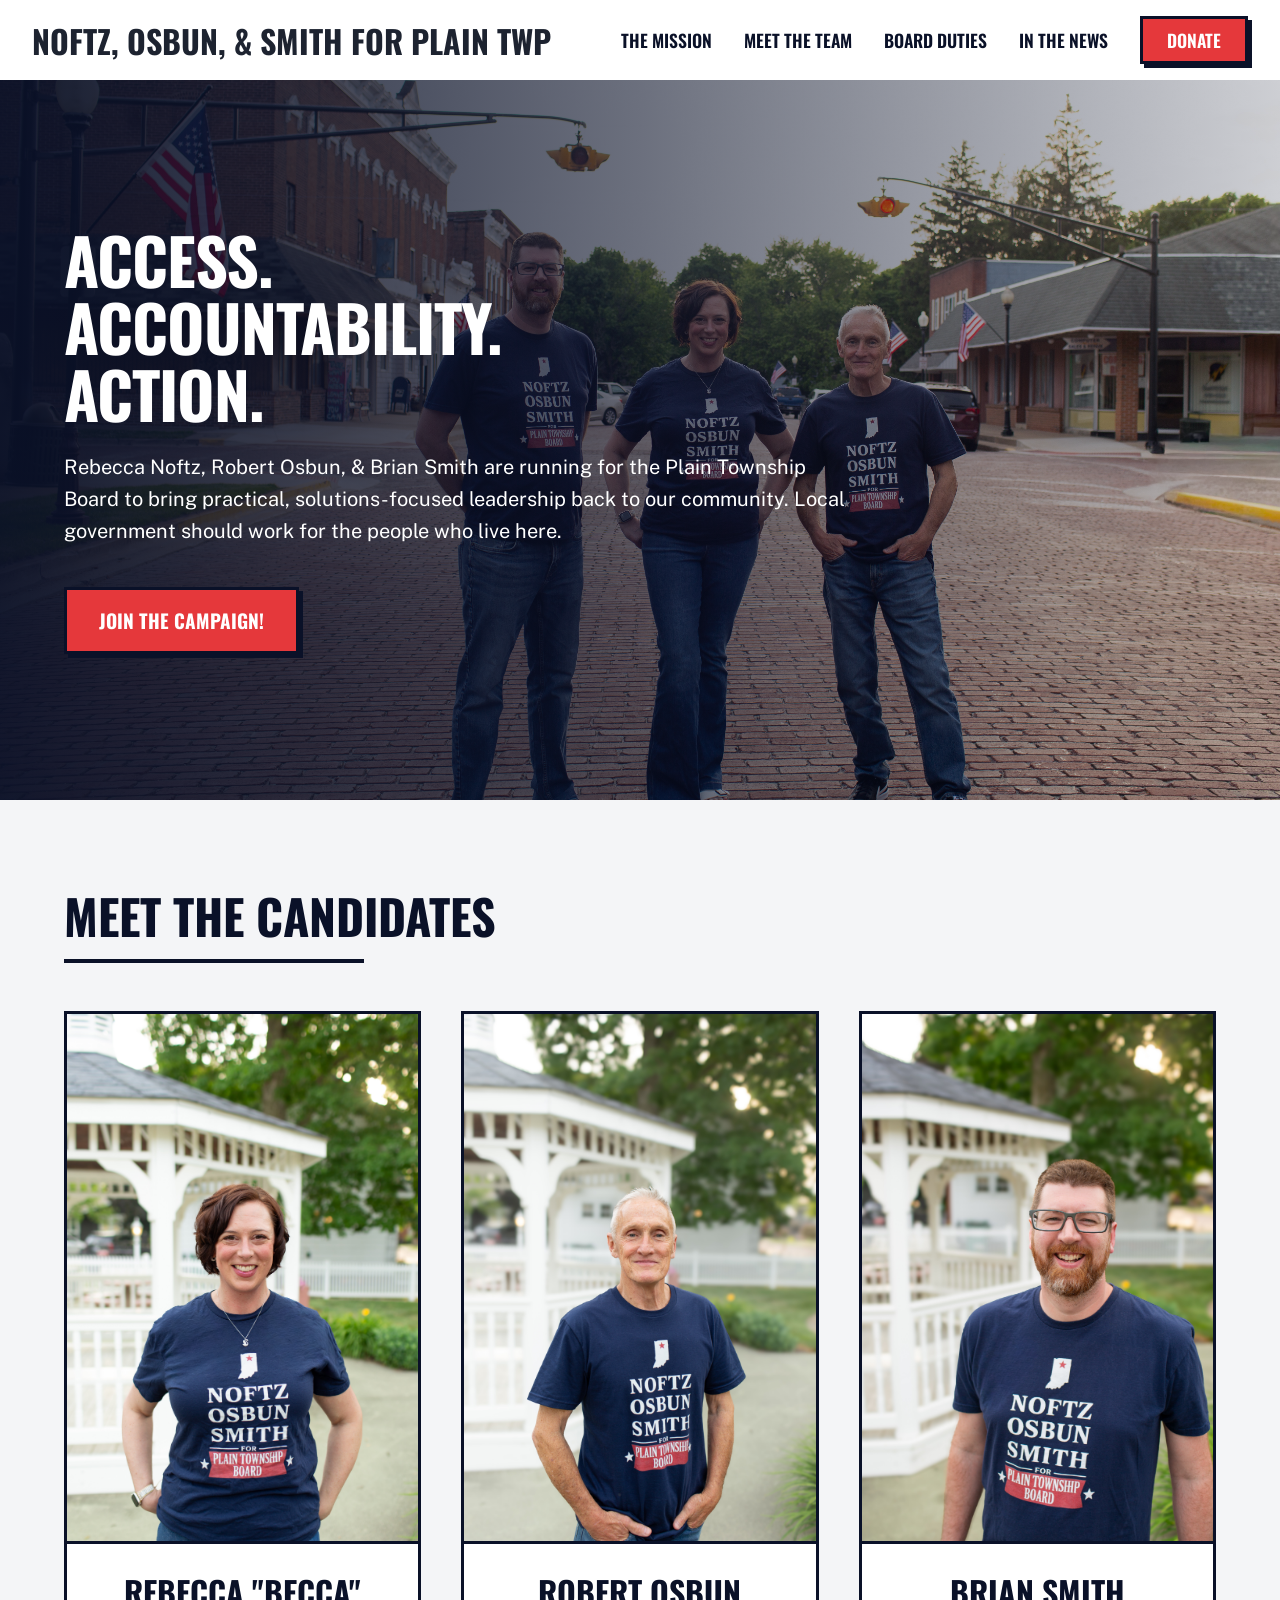
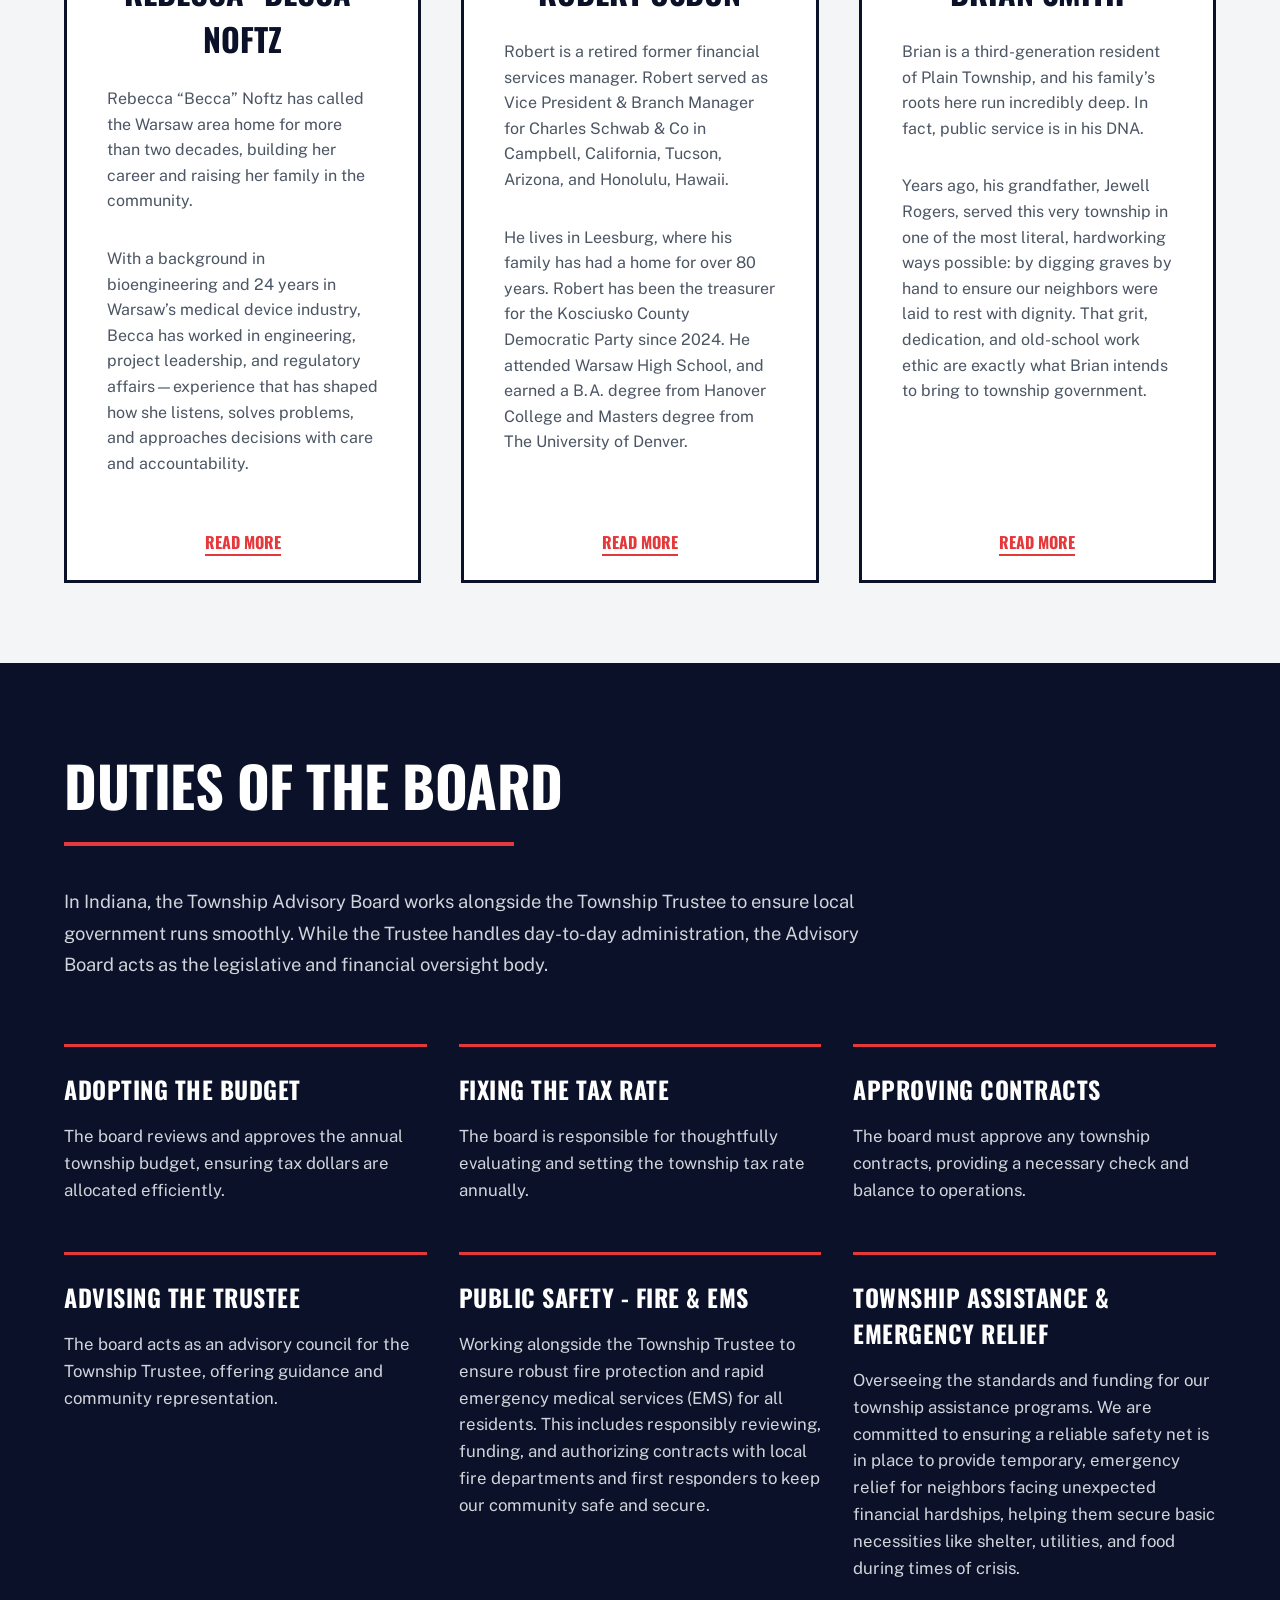
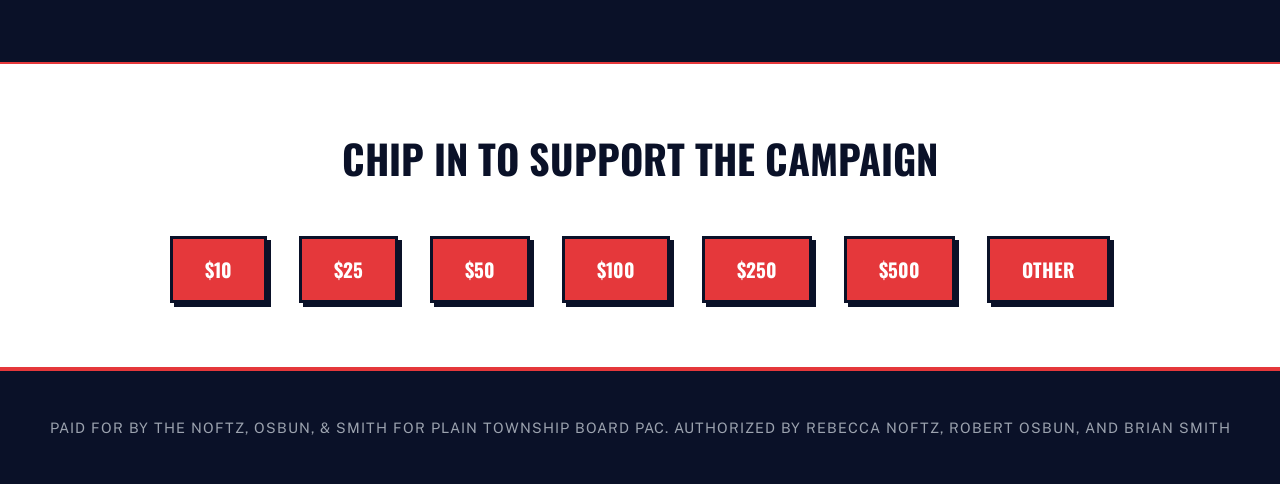
<file: index.html>
<!DOCTYPE html>
<html lang="en">
<head>
    <meta charset="UTF-8">
    <meta name="viewport" content="width=device-width, initial-scale=1.0">
    <title>Noftz, Osbun, & Smith for Plain Twp</title>
    
    <!-- Google Fonts: Oswald (Headers) and Public Sans (Body Text) -->
    <link rel="preconnect" href="https://fonts.googleapis.com">
    <link rel="preconnect" href="https://fonts.gstatic.com" crossorigin>
    <link href="https://fonts.googleapis.com/css2?family=Oswald:wght@400;600;700&family=Public+Sans:wght@400;600&display=swap" rel="stylesheet">

<!-- Google tag (gtag.js) -->
<script async src="https://www.googletagmanager.com/gtag/js?id=G-RDZLJNWHF0"></script>
<script>
  window.dataLayer = window.dataLayer || [];
  function gtag(){dataLayer.push(arguments);}
  gtag('js', new Date());

  gtag('config', 'G-RDZLJNWHF0');
</script>
    
    <link rel="stylesheet" href="style.css">
</head>
<body>

    <!-- ============================================================ -->
    <!-- 1. MAIN NAVIGATION HEADER -->
    <!-- ============================================================ -->
    <header class="site-header">
    <div class="logo">
        <h1>NOFTZ, OSBUN, & SMITH FOR PLAIN TWP</h1>
    </div>
    
    <!-- The Hamburger Button (Hidden on Desktop) -->
    <button class="hamburger" id="hamburgerBtn">
        &#9776; <!-- This is the HTML entity for the 3-line menu icon -->
    </button>

    <!-- The Navigation Links -->
    <ul class="nav-links" id="navLinks">
        <li><a href="#mission">THE MISSION</a></li>
        <li><a href="#team">MEET THE TEAM</a></li>
        <li><a href="#duties">BOARD DUTIES</a></li>
        <li><a href="news.html">IN THE NEWS</a></li>
        <li><a href="https://secure.actblue.com/donate/noftz--osbun-and-smith-for-plain-township-board-1" class="donate-btn" target="_blank" rel="noopener">DONATE</a></li>
    </ul>
    </header>

    <!-- ============================================================ -->
    <!-- 2. CAMPAIGN HERO SECTION -->
    <!-- ============================================================ -->
    <section class="campaign-hero" id="mission">
        <div class="hero-content-wrapper">
            <h1 class="hero-headline">ACCESS.<br>ACCOUNTABILITY.<br>ACTION.</h1>
            <p class="hero-paragraph">
                Rebecca Noftz, Robert Osbun, & Brian Smith are running for the Plain Township Board to bring practical, solutions-focused leadership back to our community. Local government should work for the people who live here.
            </p>
            <!-- Replace your old hero-btn with this -->
            <button id="openFormBtn" class="hero-btn">JOIN THE CAMPAIGN!</button>
        </div>
    </section>

    <!-- ============================================================ -->
    <!-- 3. CANDIDATE BIO BOXES -->
    <!-- ============================================================ -->
    <!-- ============================================================ -->
<!-- 3. CANDIDATE BIO BOXES -->
<!-- ============================================================ -->
<section class="candidates-section" id="team">
    <div class="candidates-header">
        <h2>MEET THE CANDIDATES</h2>
        <div class="candidates-main-line"></div>
    </div>
    
    <div class="candidates-grid">
        <!-- Candidate 1 -->
        <div class="candidate-card">
            <img src="rebecca.jpg" alt="Rebecca Noftz">
            <div class="candidate-info">
                <h3>REBECCA "BECCA" NOFTZ</h3>
                <p class="bio-text">Rebecca “Becca” Noftz has called the Warsaw area home for more than two decades, building her career and raising her family in the community.</p>
                <p class="bio-text">With a background in bioengineering and 24 years in Warsaw’s medical device industry, Becca has worked in engineering, project leadership, and regulatory affairs—experience that has shaped how she listens, solves problems, and approaches decisions with care and accountability.</p>
                <br> </br>
                <a href="rebecca.html" class="read-more">READ MORE</a>
            </div>
        </div>

        <!-- Candidate 2 -->
        <div class="candidate-card">
            <img src="robert.jpg" alt="Robert Osbun">
            <div class="candidate-info">
                <h3>ROBERT OSBUN</h3>
                <p class="bio-text">Robert is a retired former financial services manager. Robert served as Vice President & Branch Manager for Charles Schwab & Co in Campbell, California, Tucson, Arizona, and Honolulu, Hawaii.</p>
                <p class="bio-text">He lives in Leesburg, where his family has had a home for over 80 years. Robert has been the treasurer for the Kosciusko County Democratic Party since 2024. He attended Warsaw High School, and earned a B.A. degree from Hanover College and Masters degree from The University of Denver. </p>
                 <br> </br>
                <a href="robert.html" class="read-more">READ MORE</a>
            </div>
        </div>

        <!-- Candidate 3 -->
        <div class="candidate-card">
            <img src="brian.jpg" alt="Brian Smith">
            <div class="candidate-info">
                <h3>BRIAN SMITH</h3>
                <p class="bio-text">Brian is a third-generation resident of Plain Township, and his family’s roots here run incredibly deep. In fact, public service is in his DNA. </p>
                <p class="bio-text">Years ago, his grandfather, Jewell Rogers, served this very township in one of the most literal, hardworking ways possible: by digging graves by hand to ensure our neighbors were laid to rest with dignity. That grit, dedication, and old-school work ethic are exactly what Brian intends to bring to township government.</p>
                <br> </br>
                <a href="brian.html" class="read-more">READ MORE</a>
            </div>
        </div>
    </div>
</section>

    <!-- ============================================================ -->
    <!-- 4. DUTIES OF THE BOARD SECTION -->
    <!-- ============================================================ -->
    <section class="board-duties-section" id="duties">
        <div class="board-duties-container">
            
            <div class="duties-header">
                <h2>DUTIES OF THE BOARD</h2>
                <div class="duties-main-line"></div>
            </div>

            <p class="duties-intro">
                In Indiana, the Township Advisory Board works alongside the Township Trustee to ensure local government runs smoothly. While the Trustee handles day-to-day administration, the Advisory Board acts as the legislative and financial oversight body.
            </p>

            <div class="duties-grid">
                <!-- Duty 1 -->
                <div class="duty-item">
                    <div class="duty-item-line"></div>
                    <h3>ADOPTING THE BUDGET</h3>
                    <p>The board reviews and approves the annual township budget, ensuring tax dollars are allocated efficiently.</p>
                </div>

                <!-- Duty 2 -->
                <div class="duty-item">
                    <div class="duty-item-line"></div>
                    <h3>FIXING THE TAX RATE</h3>
                    <p>The board is responsible for thoughtfully evaluating and setting the township tax rate annually.</p>
                </div>

                <!-- Duty 3 -->
                <div class="duty-item">
                    <div class="duty-item-line"></div>
                    <h3>APPROVING CONTRACTS</h3>
                    <p>The board must approve any township contracts, providing a necessary check and balance to operations.</p>
                </div>
                
                <!-- Duty 4 -->
                <div class="duty-item">
                    <div class="duty-item-line"></div>
                    <h3>ADVISING THE TRUSTEE</h3>
                    <!-- Added generic concluding text to complete the partial sentence in the image -->
                    <p>The board acts as an advisory council for the Township Trustee, offering guidance and community representation.</p>
                </div>

                <!-- Duty 5 -->
                <div class="duty-item">
                    <div class="duty-item-line"></div>
                    <h3>PUBLIC SAFETY - FIRE & EMS</h3>
                    <p>Working alongside the Township Trustee to ensure robust fire protection and rapid emergency medical services (EMS) for all residents. This includes responsibly reviewing, funding, and authorizing contracts with local fire departments and first responders to keep our community safe and secure.</p>
                </div>

                <!-- Duty 6 -->
                <div class="duty-item">
                    <div class="duty-item-line"></div>
                    <h3>TOWNSHIP ASSISTANCE & EMERGENCY RELIEF</h3>
                    <p>Overseeing the standards and funding for our township assistance programs. We are committed to ensuring a reliable safety net is in place to provide temporary, emergency relief for neighbors facing unexpected financial hardships, helping them secure basic necessities like shelter, utilities, and food during times of crisis.</p>
                </div>

            </div>
            
        </div>
    </section>

    <!-- PRESET DONATION SECTION -->
<section class="donate-preset-section">
    <h2>Chip In To Support The Campaign</h2>
    <div class="preset-buttons">
        <!-- Replace the href links with your actual ActBlue links -->
        <a href="https://secure.actblue.com/donate/noftz--osbun-and-smith-for-plain-township-board-1?amount=10" class="hero-btn" target="_blank" rel="noopener">$10</a>
        <a href="https://secure.actblue.com/donate/noftz--osbun-and-smith-for-plain-township-board-1?amount=25" class="hero-btn" target="_blank" rel="noopener">$25</a>
        <a href="https://secure.actblue.com/donate/noftz--osbun-and-smith-for-plain-township-board-1?amount=50" class="hero-btn" target="_blank" rel="noopener">$50</a>
        <a href="https://secure.actblue.com/donate/noftz--osbun-and-smith-for-plain-township-board-1?amount=100" class="hero-btn" target="_blank" rel="noopener">$100</a>
        <a href="https://secure.actblue.com/donate/noftz--osbun-and-smith-for-plain-township-board-1?amount=250" class="hero-btn" target="_blank" rel="noopener">$250</a>
        <a href="https://secure.actblue.com/donate/noftz--osbun-and-smith-for-plain-township-board-1?amount=500" class="hero-btn" target="_blank" rel="noopener">$500</a>
        <a href="https://secure.actblue.com/donate/noftz--osbun-and-smith-for-plain-township-board-1" class="hero-btn" target="_blank" rel="noopener">OTHER</a>
    </div>
</section>
    
            <!-- ============================================================ -->
<!-- GOOGLE FORM POP-UP MODAL -->
<!-- ============================================================ -->
    <!-- ============================================================ -->
<!-- GOOGLE FORM POP-UP MODAL -->
<!-- ============================================================ -->
<div id="formModal" class="modal">
    <div class="modal-content">
        <span class="close-btn">&times;</span>
        
        <!-- Your specific Google Form embed -->
        <iframe src="https://docs.google.com/forms/d/e/1FAIpQLSebzka1M8SXTJfznPuaR_-ExGzGVl2NA5zxEWfyt5xzm_Mi_g/viewform?embedded=true" width="100%" height="700" frameborder="0" marginheight="0" marginwidth="0">Loading…</iframe>
        
    </div>
</div>
    
<footer class="site-footer">
        <p>PAID FOR BY THE NOFTZ, OSBUN, & SMITH FOR PLAIN TOWNSHIP BOARD PAC. AUTHORIZED BY REBECCA NOFTZ, ROBERT OSBUN, AND BRIAN SMITH</p>
    </footer>
    
    <!-- JavaScript to open and close the modal -->
<script>
    // Get the modal
    var modal = document.getElementById("formModal");

    // Get the button that opens the modal
    var btn = document.getElementById("openFormBtn");

    // Get the <span> element that closes the modal
    var span = document.getElementsByClassName("close-btn")[0];

    // When the user clicks the button, open the modal 
    btn.onclick = function() {
        modal.style.display = "block";
    }

    // When the user clicks on <span> (x), close the modal
    span.onclick = function() {
        modal.style.display = "none";
    }

    // When the user clicks anywhere outside of the modal, close it
    window.onclick = function(event) {
        if (event.target == modal) {
            modal.style.display = "none";
        }
    }
</script>   

<!-- JavaScript for Mobile Menu -->
<script>
    const hamburgerBtn = document.getElementById("hamburgerBtn");
    const navLinks = document.getElementById("navLinks");

    // Toggle the 'active' class when the hamburger is clicked
    hamburgerBtn.addEventListener("click", function() {
        navLinks.classList.toggle("active");
    });
</script>

</body>
</html>
</file>
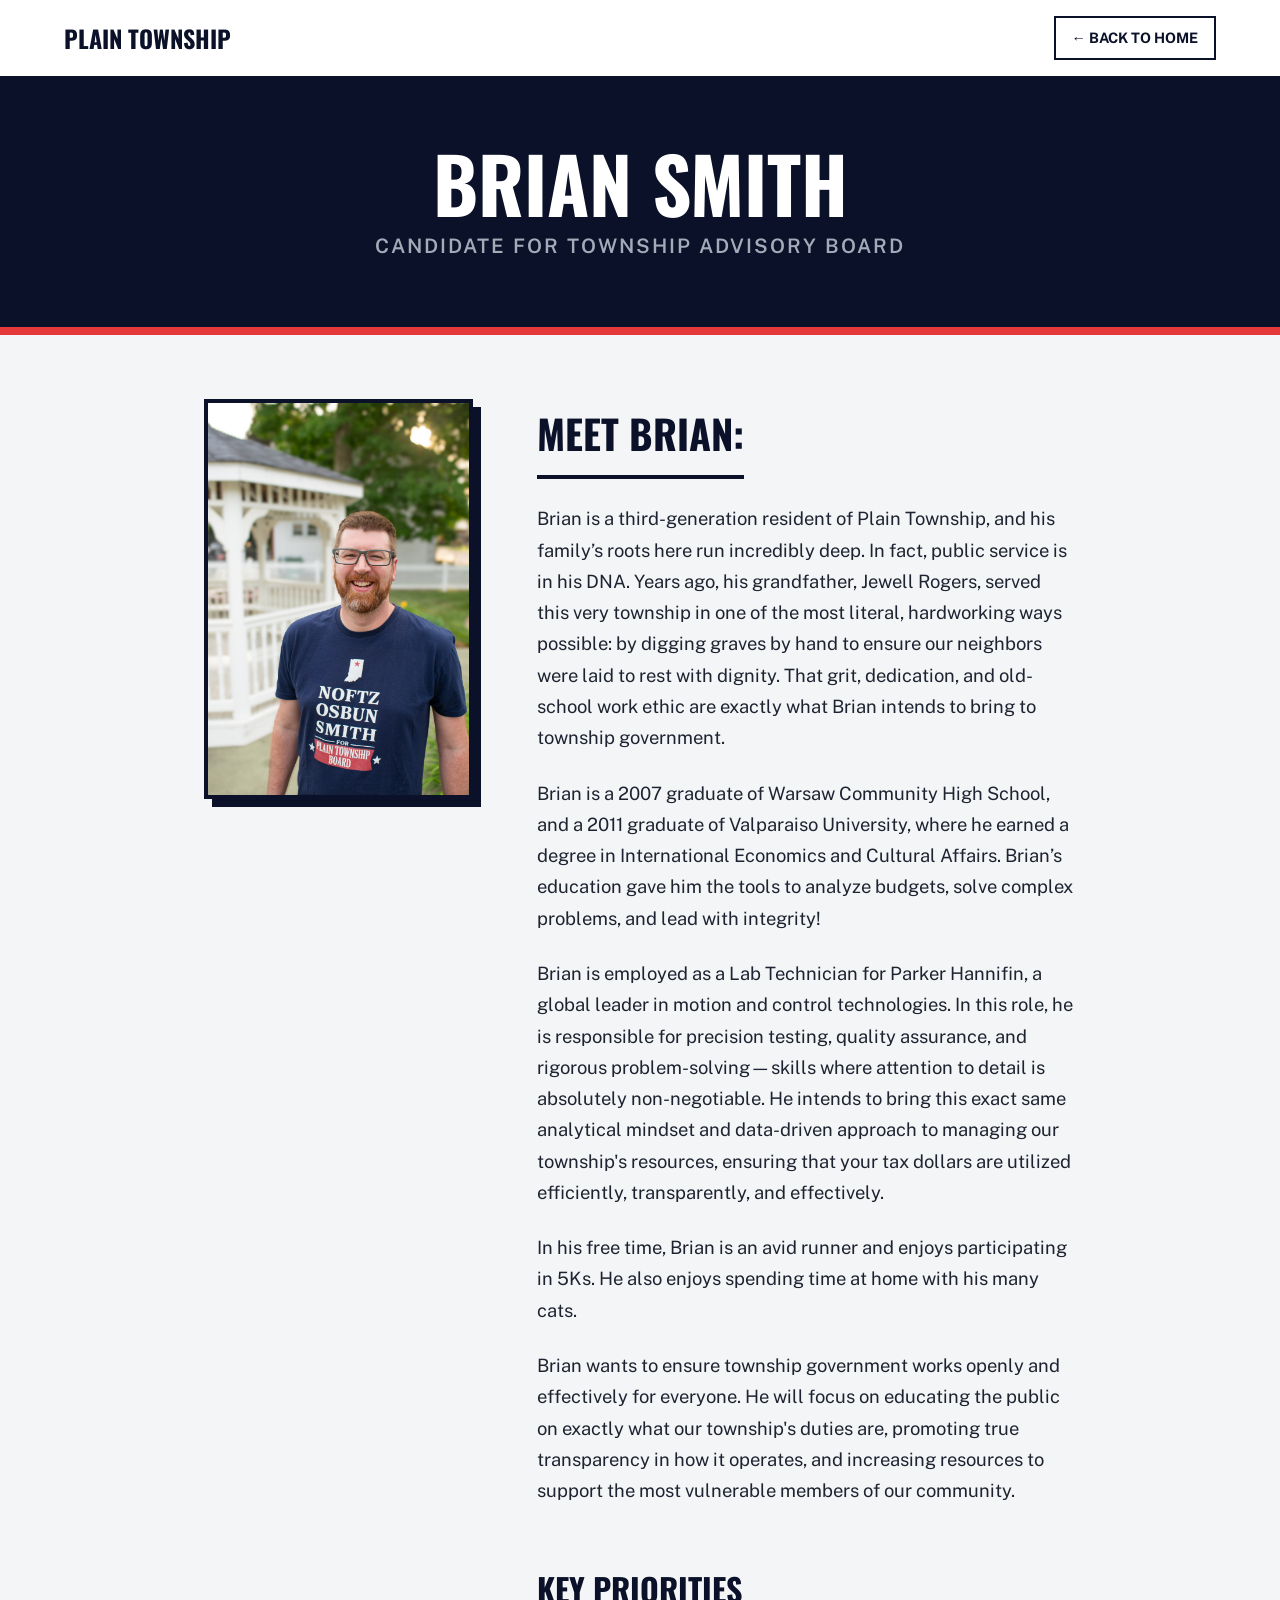
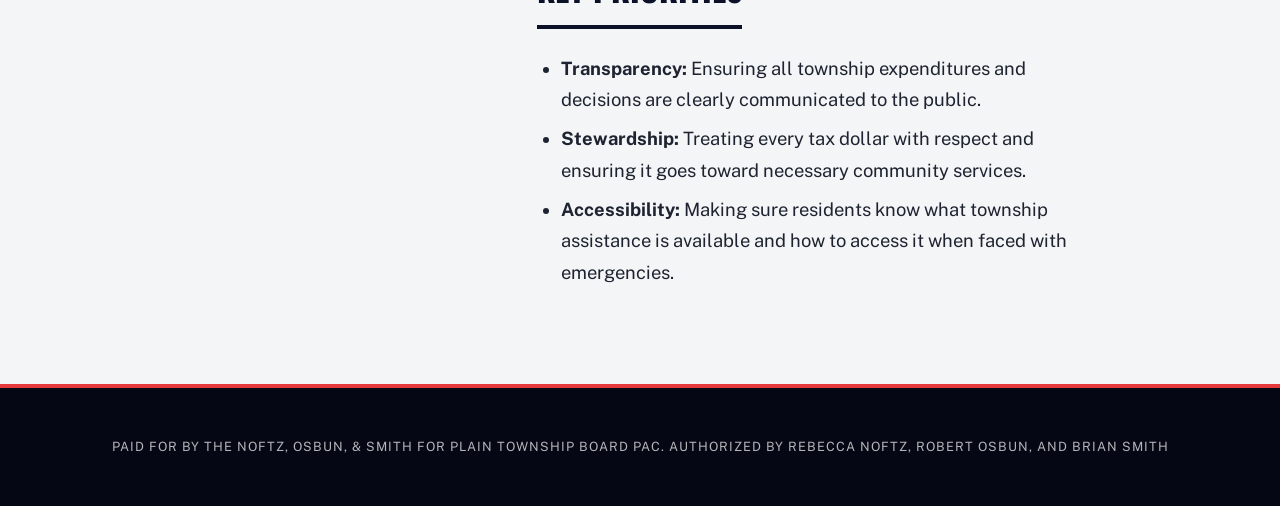
<file: brian.html>
<!DOCTYPE html>
<html lang="en">
<head>
    <meta charset="UTF-8">
    <meta name="viewport" content="width=device-width, initial-scale=1.0">
    <title>Candidate Bio | Plain Township</title>
    
    <link rel="preconnect" href="https://fonts.googleapis.com">
    <link rel="preconnect" href="https://fonts.gstatic.com" crossorigin>
    <link href="https://fonts.googleapis.com/css2?family=Oswald:wght@500;700&family=Public+Sans:wght@400;600;700&display=swap" rel="stylesheet">

<!-- Google tag (gtag.js) -->
<script async src="https://www.googletagmanager.com/gtag/js?id=G-RDZLJNWHF0"></script>
<script>
  window.dataLayer = window.dataLayer || [];
  function gtag(){dataLayer.push(arguments);}
  gtag('js', new Date());

  gtag('config', 'G-RDZLJNWHF0');
</script>
    
    <style>
        /* Core Variables matching the Homepage */
        :root {
            --dark-slate: #0A1128;
            --action-red: #E5383B;
            --off-white: #F4F5F7;
            --pure-white: #FFFFFF;
            --text-main: #1D2330;
        }

        * { box-sizing: border-box; margin: 0; padding: 0; }
        body {
            font-family: 'Public Sans', sans-serif;
            color: var(--text-main);
            background-color: var(--off-white);
            line-height: 1.7;
            -webkit-font-smoothing: antialiased;
        }
        h1, h2, h3, h4 {
            font-family: 'Oswald', sans-serif;
            text-transform: uppercase;
            color: var(--dark-slate);
        }

        /* Compact Navigation */
        nav {
            background-color: var(--pure-white);
            border-bottom: 4px solid var(--dark-slate);
            padding: 1rem 5%;
            display: flex;
            justify-content: space-between;
            align-items: center;
        }
        .nav-logo {
            font-family: 'Oswald', sans-serif;
            font-size: 1.5rem;
            font-weight: 700;
            color: var(--dark-slate);
            text-decoration: none;
        }
        .back-btn {
            color: var(--dark-slate);
            text-decoration: none;
            font-weight: 700;
            font-size: 0.9rem;
            text-transform: uppercase;
            border: 2px solid var(--dark-slate);
            padding: 0.5rem 1rem;
            transition: all 0.2s;
        }
        .back-btn:hover {
            background-color: var(--dark-slate);
            color: var(--pure-white);
        }

        /* Bio Header */
        .bio-header {
            background-color: var(--dark-slate);
            color: var(--pure-white);
            padding: 4rem 5%;
            text-align: center;
            border-bottom: 8px solid var(--action-red);
        }
        .bio-header h1 {
            color: var(--pure-white);
            font-size: clamp(3rem, 6vw, 5rem);
            margin-bottom: 0.5rem;
            line-height: 1;
        }
        .bio-header p {
            color: #A3AAB8;
            font-size: 1.25rem;
            font-weight: 600;
            text-transform: uppercase;
            letter-spacing: 2px;
        }

        /* Main Bio Content */
        .bio-container {
            max-width: 1000px;
            margin: 4rem auto;
            padding: 0 5%;
            display: grid;
            grid-template-columns: 1fr 2fr;
            gap: 4rem;
        }
        
        /* Profile Image */
        .bio-img-wrapper {
            background-color: var(--pure-white);
            border: 4px solid var(--dark-slate);
            box-shadow: 8px 8px 0px var(--dark-slate);
            height: fit-content;
        }
        .bio-img-wrapper img {
            width: 100%;
            height: auto;
            display: block;
        }

        /* Bio Text Formatting */
        .bio-text h2 {
            font-size: 2.5rem;
            margin-bottom: 1.5rem;
            border-bottom: 4px solid var(--dark-slate);
            display: inline-block;
            padding-bottom: 0.5rem;
        }
        .bio-text p {
            font-size: 1.15rem;
            margin-bottom: 1.5rem;
        }
        .bio-text ul {
            margin-left: 1.5rem;
            margin-bottom: 2rem;
            font-size: 1.15rem;
        }
        .bio-text li {
            margin-bottom: 0.5rem;
        }

        /* Footer */
        footer {
            background-color: #050814;
            color: #fff;
            text-align: center;
            padding: 3rem 2rem;
            border-top: 4px solid var(--action-red);
            margin-top: 4rem;
        }
        footer p {
            font-size: 0.8rem;
            opacity: 0.7;
            text-transform: uppercase;
            letter-spacing: 1px;
        }

        /* Mobile View */
        @media (max-width: 768px) {
            .bio-container {
                grid-template-columns: 1fr;
                gap: 2rem;
            }
        }
    </style>
</head>
<body>

    <nav>
        <a href="index.html" class="nav-logo">PLAIN TOWNSHIP</a>
        <a href="index.html" class="back-btn">&larr; Back to Home</a>
    </nav>

    <header class="bio-header">
        <h1>BRIAN SMITH</h1>
        <p>Candidate for Township Advisory Board</p>
    </header>

    <div class="bio-container">
        
        <div class="bio-img-wrapper">
            <img src="brian.jpg" alt="Candidate Photo">
        </div>

        <div class="bio-text">
            <h2>Meet Brian:</h2>
            
            <p>Brian is a third-generation resident of Plain Township, and his family’s roots here run incredibly deep. In fact, public service is in his DNA. Years ago, his grandfather, Jewell Rogers, served this very township in one of the most literal, hardworking ways possible: by digging graves by hand to ensure our neighbors were laid to rest with dignity. That grit, dedication, and old-school work ethic are exactly what Brian intends to bring to township government.</p>
            
            <p>Brian is a 2007 graduate of Warsaw Community High School, and a 2011 graduate of Valparaiso University, where he earned a degree in International Economics and Cultural Affairs. Brian’s education gave him the tools to analyze budgets, solve complex problems, and lead with integrity!</p>

            <p>Brian is employed as a Lab Technician for Parker Hannifin, a global leader in motion and control technologies. In this role, he is responsible for precision testing, quality assurance, and rigorous problem-solving—skills where attention to detail is absolutely non-negotiable. He intends to bring this exact same analytical mindset and data-driven approach to managing our township's resources, ensuring that your tax dollars are utilized efficiently, transparently, and effectively.</p>

            <p>In his free time, Brian is an avid runner and enjoys participating in 5Ks. He also enjoys spending time at home with his many cats. </p>

            <p>Brian wants to ensure township government works openly and effectively for everyone. He will focus on educating the public on exactly what our township's duties are, promoting true transparency in how it operates, and increasing resources to support the most vulnerable members of our community.</p>
          
            <h2 style="margin-top: 2rem; font-size: 2rem;">Key Priorities</h2>
            <ul>
                <li><strong>Transparency:</strong> Ensuring all township expenditures and decisions are clearly communicated to the public.</li>
                <li><strong>Stewardship:</strong> Treating every tax dollar with respect and ensuring it goes toward necessary community services.</li>
                <li><strong>Accessibility:</strong> Making sure residents know what township assistance is available and how to access it when faced with emergencies.</li>
            </ul>
        </div>
    </div>

    <footer class="site-footer">
        <p>PAID FOR BY THE NOFTZ, OSBUN, & SMITH FOR PLAIN TOWNSHIP BOARD PAC. AUTHORIZED BY REBECCA NOFTZ, ROBERT OSBUN, AND BRIAN SMITH</p>
    </footer>

</body>
</html>
</file>
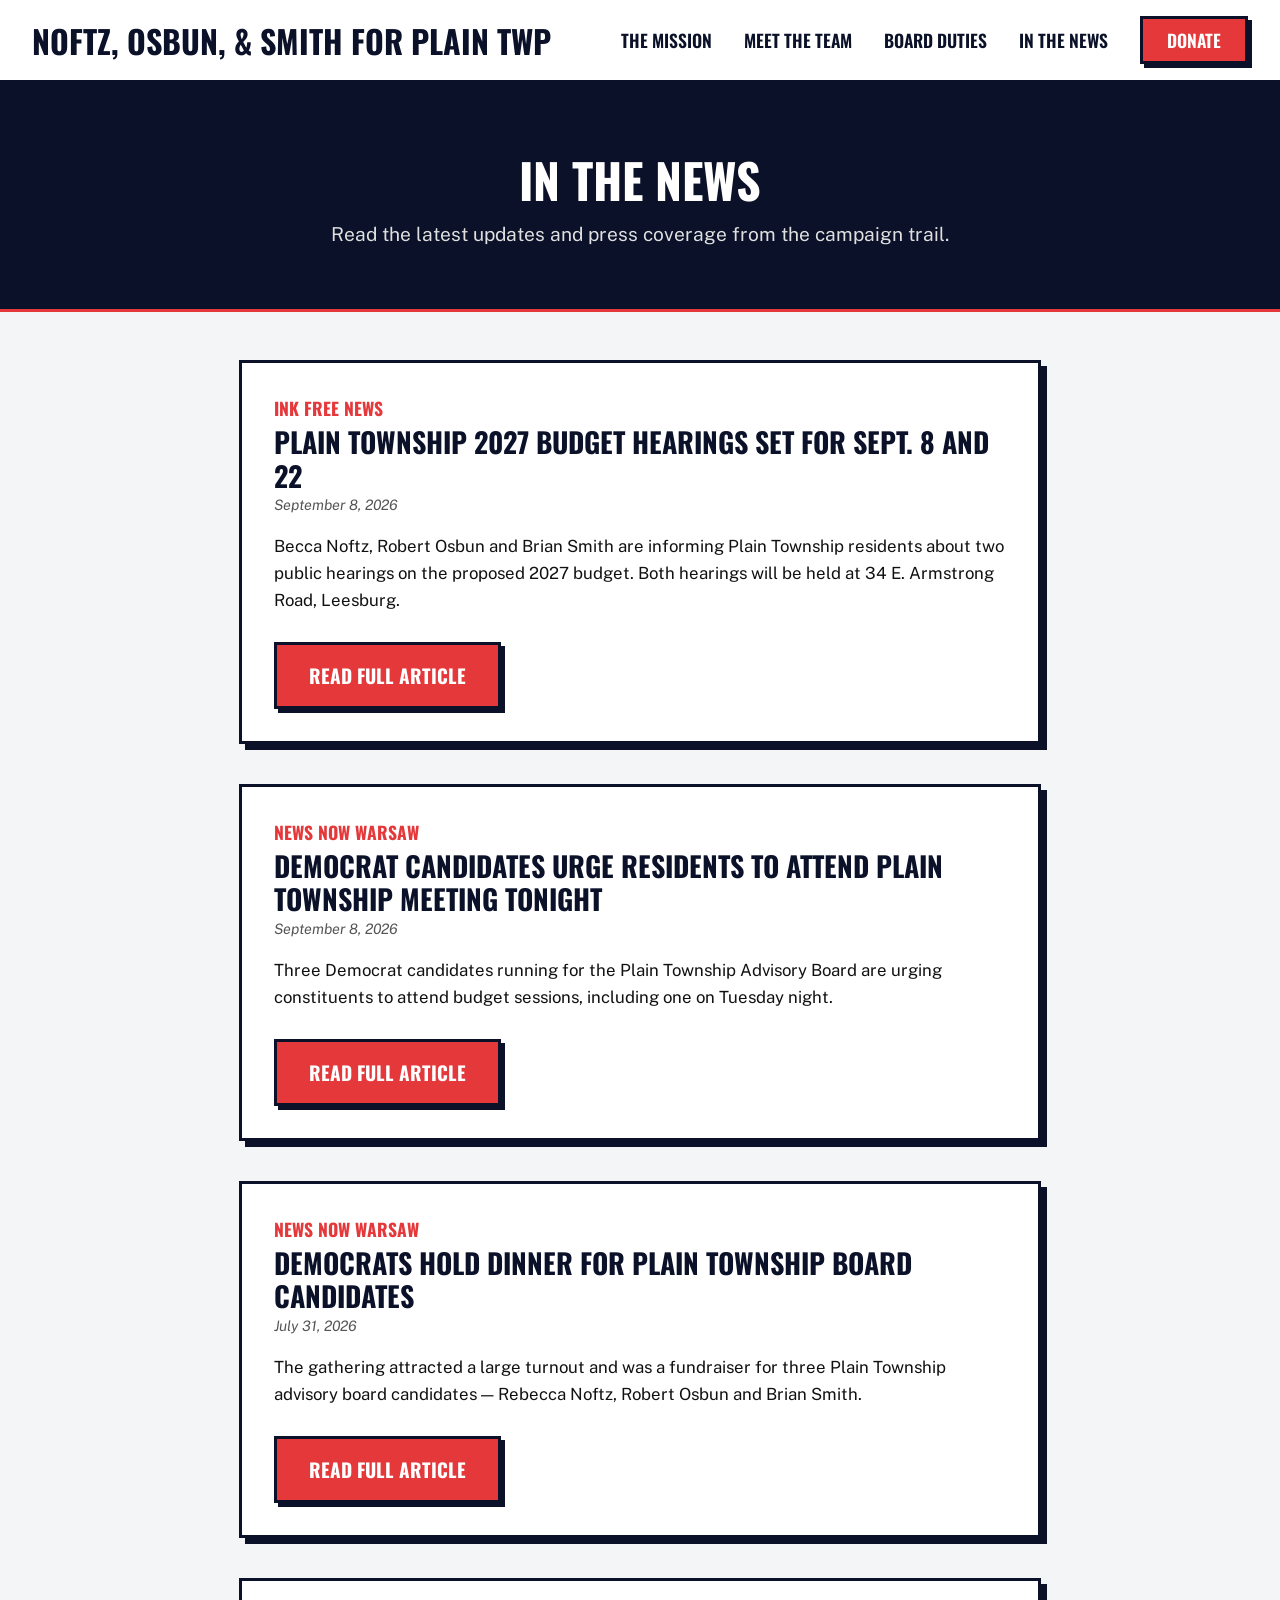
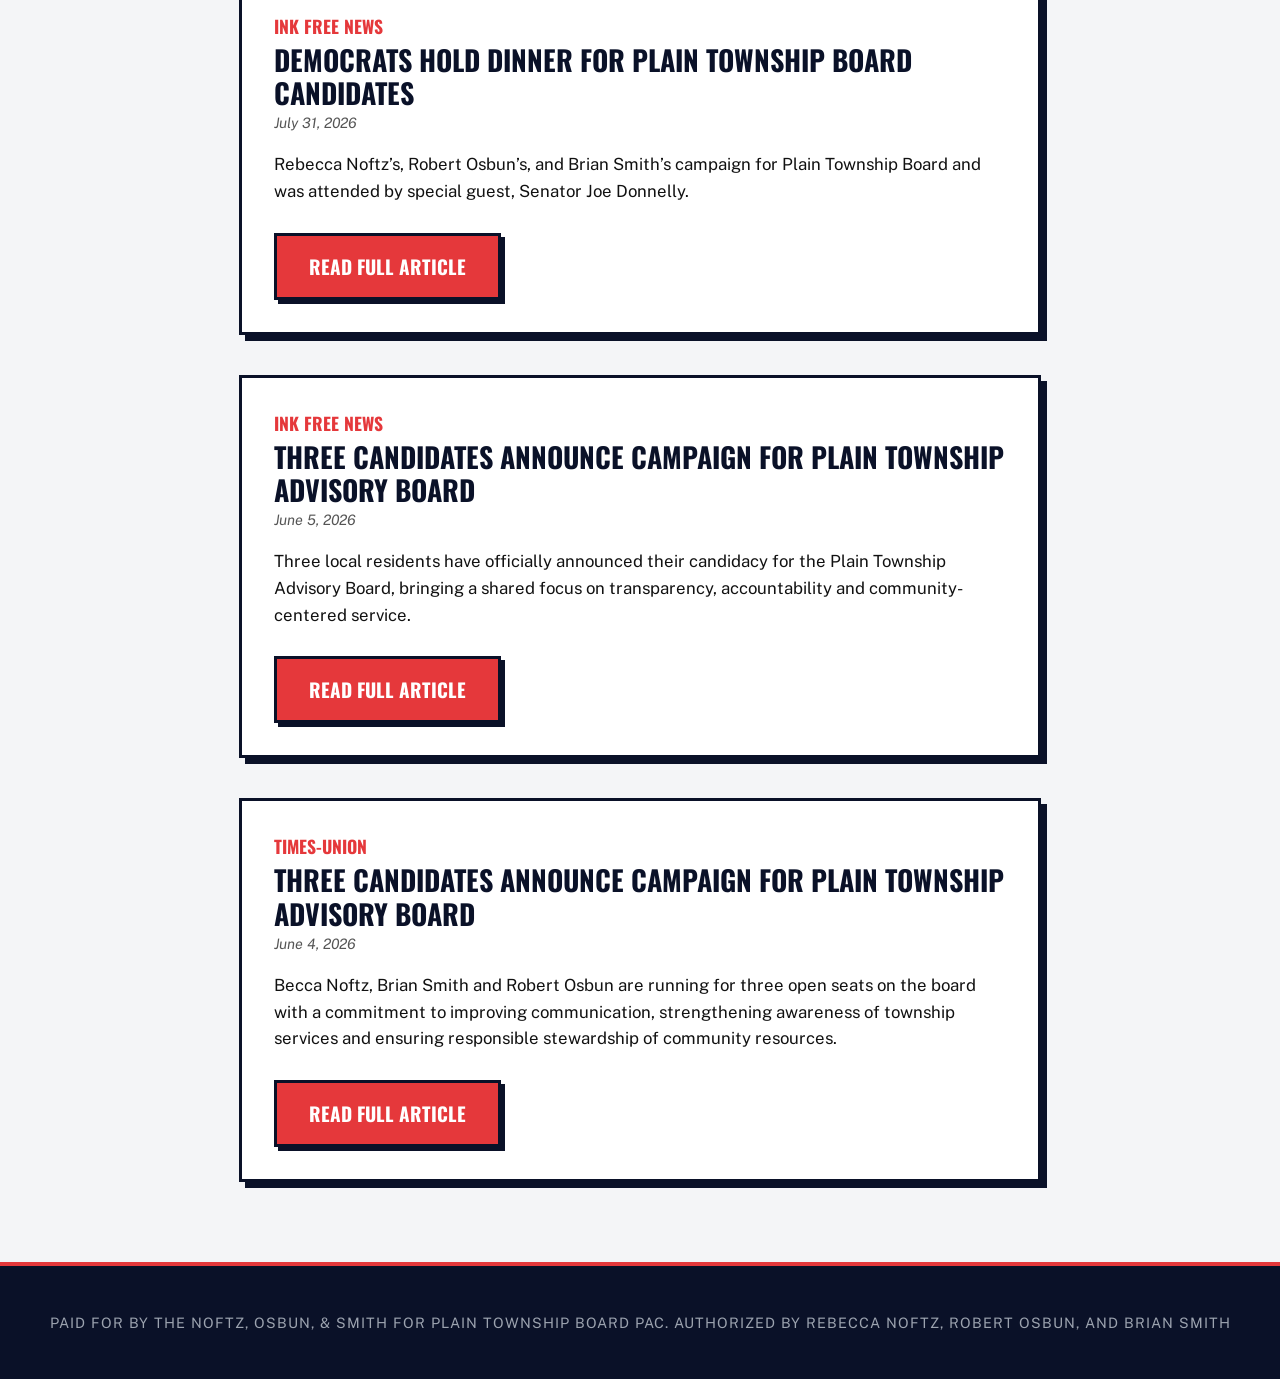
<file: news.html>
<!DOCTYPE html>
<html lang="en">
<head>
    <meta charset="UTF-8">
    <meta name="viewport" content="width=device-width, initial-scale=1.0">
    <title>In The News | Noftz, Osbun, & Smith</title>

    <!-- Google tag (gtag.js) -->
<script async src="https://www.googletagmanager.com/gtag/js?id=G-RDZLJNWHF0"></script>
<script>
  window.dataLayer = window.dataLayer || [];
  function gtag(){dataLayer.push(arguments);}
  gtag('js', new Date());

  gtag('config', 'G-RDZLJNWHF0');
</script>
    
    <link href="https://fonts.googleapis.com/css2?family=Oswald:wght@600;700&family=Public+Sans:wght@400;600&display=swap" rel="stylesheet">
    <link rel="stylesheet" href="style.css">
</head>
<body>

    <!-- NAVIGATION -->
    <header class="site-header">
        <div class="logo">
            <h1><a href="index.html" style="text-decoration:none; color:#0A1128;">NOFTZ, OSBUN, & SMITH FOR PLAIN TWP</a></h1>
        </div>
        
        <button class="hamburger" id="hamburgerBtn">&#9776;</button>

        <ul class="nav-links" id="navLinks">
            <li><a href="index.html#mission">THE MISSION</a></li>
            <li><a href="index.html#team">MEET THE TEAM</a></li>
            <li><a href="index.html#duties">BOARD DUTIES</a></li>
            <li><a href="news.html">IN THE NEWS</a></li>
            <li><a href="https://secure.actblue.com/donate/YOUR_LINK" class="donate-btn" target="_blank" rel="noopener">DONATE</a></li>
        </ul>
    </header>

    <!-- NEWS HERO SECTION -->
    <section class="news-hero">
        <h2>In The News</h2>
        <p>Read the latest updates and press coverage from the campaign trail.</p>
    </section>

    <!-- NEWS CARDS SECTION -->
    <section class="news-container">

        <div class="news-card">
            <div class="news-source">Ink Free News</div>
            <h3>Plain Township 2027 Budget Hearings Set For Sept. 8 and 22</h3>
            <p class="news-date">September 8, 2026</p>
            <p class="news-excerpt">Becca Noftz, Robert Osbun and Brian Smith are informing Plain Township residents about two public hearings on the proposed 2027 budget. Both hearings will be held at 34 E. Armstrong Road, Leesburg.</p>
            <a href="https://www.inkfreenews.com/2026/09/08/plain-township-2027-budget-hearings-set-for-sept-8-and-22/" target="_blank" rel="noopener" class="hero-btn">READ FULL ARTICLE</a>
        </div> 

        <div class="news-card">
            <div class="news-source">News Now Warsaw</div>
            <h3>Democrat Candidates Urge Residents to Attend Plain Township Meeting Tonight</h3>
            <p class="news-date">September 8, 2026</p>
            <p class="news-excerpt">Three Democrat candidates running for the Plain Township Advisory Board are urging constituents to attend budget sessions, including one on Tuesday night.</p>
            <a href="https://www.newsnowwarsaw.com/democrat-candidates-urge-residents-to-attend-plain-township-meeting-tonight/" target="_blank" rel="noopener" class="hero-btn">READ FULL ARTICLE</a>
        </div>

        <div class="news-card">
            <div class="news-source">News Now Warsaw</div>
            <h3>Democrats Hold Dinner For Plain Township Board Candidates</h3>
            <p class="news-date">July 31, 2026</p>
            <p class="news-excerpt">The gathering attracted a large turnout and was a fundraiser for three Plain Township advisory board candidates — Rebecca Noftz, Robert Osbun and Brian Smith.</p>
            <a href="https://www.newsnowwarsaw.com/former-sen-joe-donnelly-says-time-is-running-out-to-pass-the-save-act/" target="_blank" rel="noopener" class="hero-btn">READ FULL ARTICLE</a>
        </div>

        <div class="news-card">
            <div class="news-source">Ink Free News</div>
            <h3>Democrats Hold Dinner For Plain Township Board Candidates</h3>
            <p class="news-date">July 31, 2026</p>
            <p class="news-excerpt">Rebecca Noftz’s, Robert Osbun’s, and Brian Smith’s campaign for Plain Township Board and was attended by special guest, Senator Joe Donnelly.</p>
            <a href="https://www.inkfreenews.com/2026/07/31/democrats-hold-dinner-for-plain-township-board-candidates/" target="_blank" rel="noopener" class="hero-btn">READ FULL ARTICLE</a>
        </div>
        
        <!-- Article 1: Ink Free News -->
        <div class="news-card">
            <div class="news-source">Ink Free News</div>
            <h3>Three Candidates Announce Campaign For Plain Township Advisory Board</h3>
            <p class="news-date">June 5, 2026</p>
            <p class="news-excerpt">Three local residents have officially announced their candidacy for the Plain Township Advisory Board, bringing a shared focus on transparency, accountability and community-centered service.</p>
            <a href="https://www.inkfreenews.com/2026/06/05/three-candidates-announce-campaign-for-plain-township-advisory-board/" target="_blank" rel="noopener" class="hero-btn">READ FULL ARTICLE</a>
        </div>

        <!-- Article 2: Times-Union -->
        <div class="news-card">
            <div class="news-source">Times-Union</div>
            <h3>Three Candidates Announce Campaign For Plain Township Advisory Board</h3>
            <p class="news-date">June 4, 2026</p>
            <p class="news-excerpt">Becca Noftz, Brian Smith and Robert Osbun are running for three open seats on the board with a commitment to improving communication, strengthening awareness of township services and ensuring responsible stewardship of community resources.</p>
            <a href="https://timesuniononline.com/stories/three-candidates-announce-campaign-for-plain-township-advisory-board,286891" target="_blank" rel="noopener" class="hero-btn">READ FULL ARTICLE</a>
        </div>

    </section>

    <!-- FOOTER -->
    <footer class="site-footer">
        <p>PAID FOR BY THE NOFTZ, OSBUN, & SMITH FOR PLAIN TOWNSHIP BOARD PAC. AUTHORIZED BY REBECCA NOFTZ, ROBERT OSBUN, AND BRIAN SMITH</p>
    </footer>

    <!-- Mobile Menu Script -->
    <script>
        const hamburgerBtn = document.getElementById("hamburgerBtn");
        const navLinks = document.getElementById("navLinks");
        hamburgerBtn.addEventListener("click", function() {
            navLinks.classList.toggle("active");
        });
    </script>

</body>
</html>
</file>
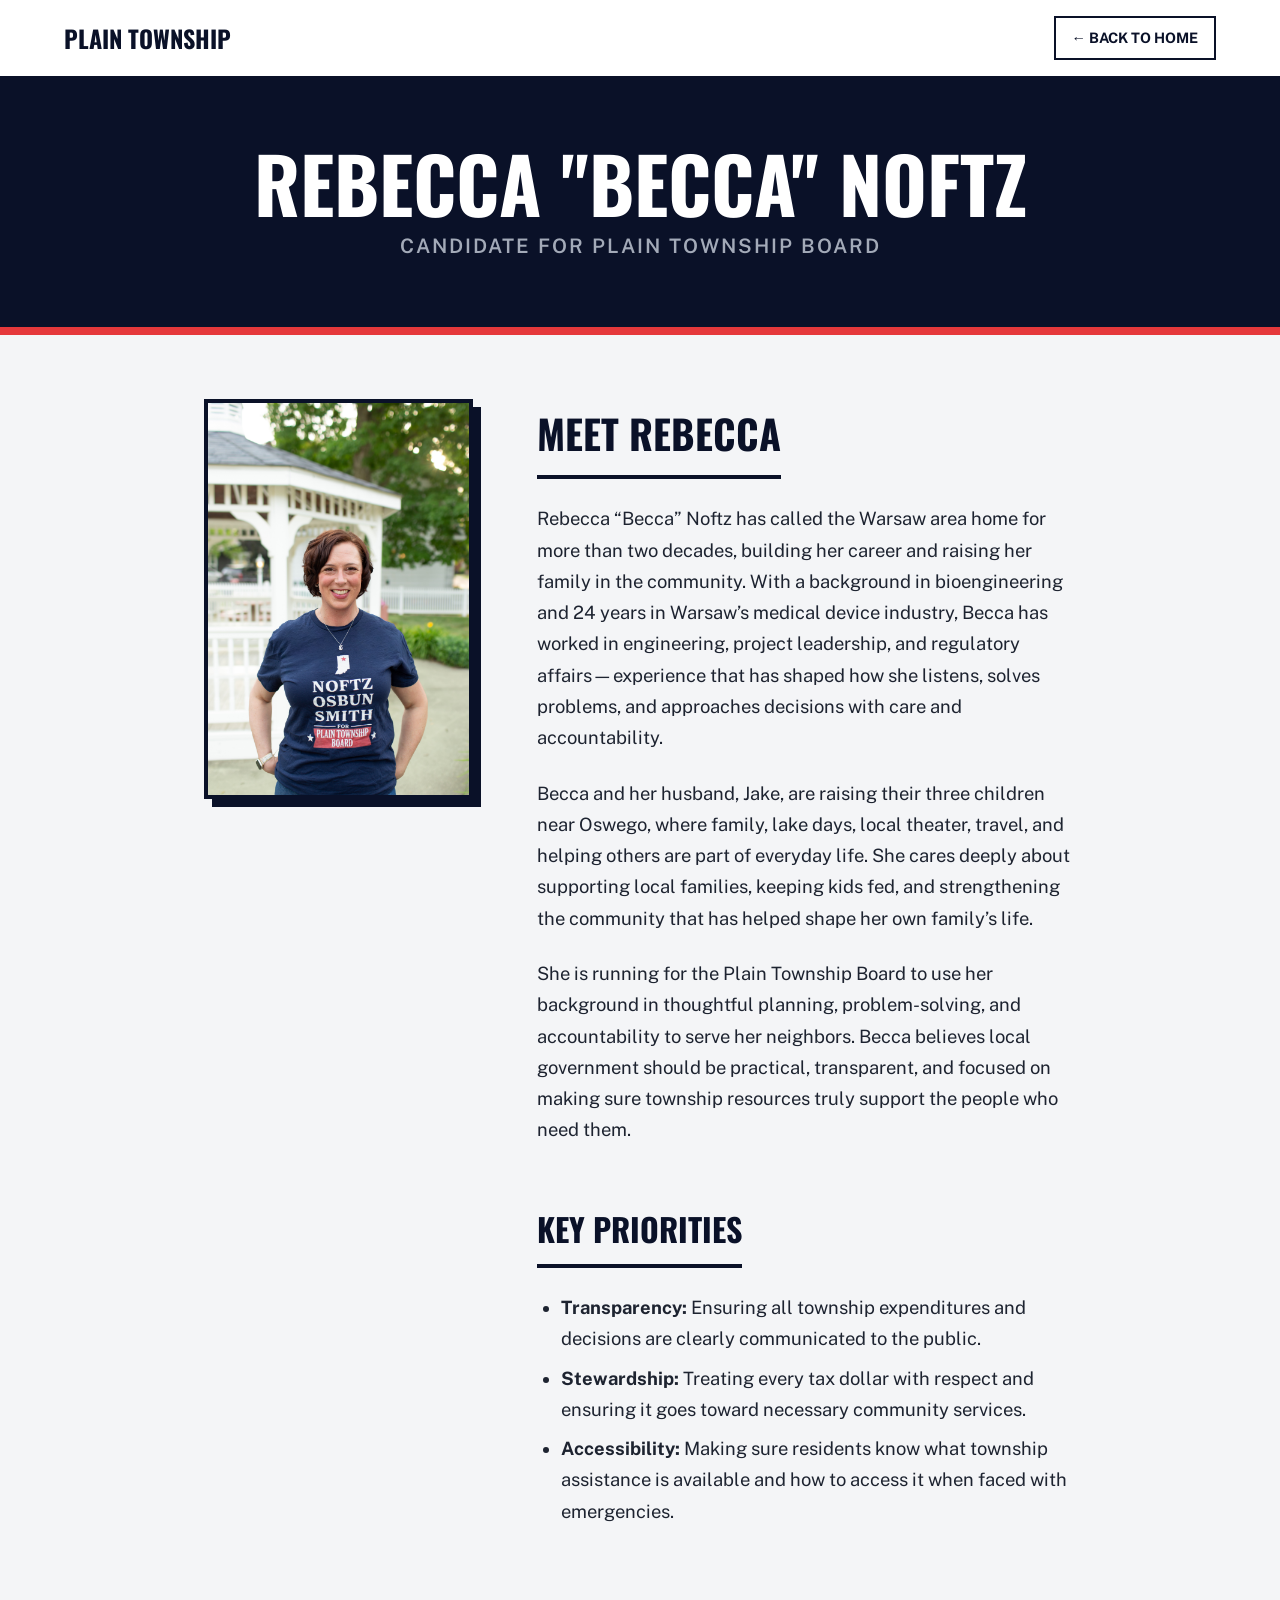
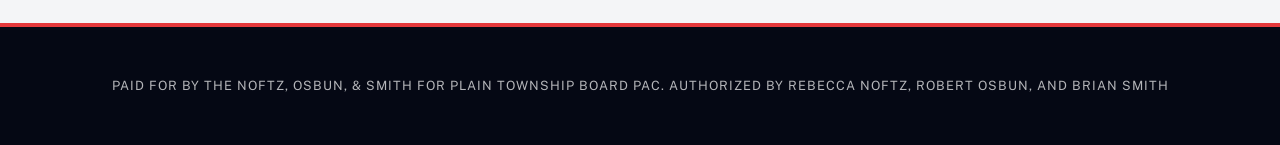
<file: rebecca.html>
<!DOCTYPE html>
<html lang="en">
<head>
    <meta charset="UTF-8">
    <meta name="viewport" content="width=device-width, initial-scale=1.0">
    <title>Candidate Bio | Plain Township</title>

    <!-- Google tag (gtag.js) -->
<script async src="https://www.googletagmanager.com/gtag/js?id=G-RDZLJNWHF0"></script>
<script>
  window.dataLayer = window.dataLayer || [];
  function gtag(){dataLayer.push(arguments);}
  gtag('js', new Date());

  gtag('config', 'G-RDZLJNWHF0');
</script>
    
    <link rel="preconnect" href="https://fonts.googleapis.com">
    <link rel="preconnect" href="https://fonts.gstatic.com" crossorigin>
    <link href="https://fonts.googleapis.com/css2?family=Oswald:wght@500;700&family=Public+Sans:wght@400;600;700&display=swap" rel="stylesheet">
    
    <style>
        /* Core Variables matching the Homepage */
        :root {
            --dark-slate: #0A1128;
            --action-red: #E5383B;
            --off-white: #F4F5F7;
            --pure-white: #FFFFFF;
            --text-main: #1D2330;
        }

        * { box-sizing: border-box; margin: 0; padding: 0; }
        body {
            font-family: 'Public Sans', sans-serif;
            color: var(--text-main);
            background-color: var(--off-white);
            line-height: 1.7;
            -webkit-font-smoothing: antialiased;
        }
        h1, h2, h3, h4 {
            font-family: 'Oswald', sans-serif;
            text-transform: uppercase;
            color: var(--dark-slate);
        }

        /* Compact Navigation */
        nav {
            background-color: var(--pure-white);
            border-bottom: 4px solid var(--dark-slate);
            padding: 1rem 5%;
            display: flex;
            justify-content: space-between;
            align-items: center;
        }
        .nav-logo {
            font-family: 'Oswald', sans-serif;
            font-size: 1.5rem;
            font-weight: 700;
            color: var(--dark-slate);
            text-decoration: none;
        }
        .back-btn {
            color: var(--dark-slate);
            text-decoration: none;
            font-weight: 700;
            font-size: 0.9rem;
            text-transform: uppercase;
            border: 2px solid var(--dark-slate);
            padding: 0.5rem 1rem;
            transition: all 0.2s;
        }
        .back-btn:hover {
            background-color: var(--dark-slate);
            color: var(--pure-white);
        }

        /* Bio Header */
        .bio-header {
            background-color: var(--dark-slate);
            color: var(--pure-white);
            padding: 4rem 5%;
            text-align: center;
            border-bottom: 8px solid var(--action-red);
        }
        .bio-header h1 {
            color: var(--pure-white);
            font-size: clamp(3rem, 6vw, 5rem);
            margin-bottom: 0.5rem;
            line-height: 1;
        }
        .bio-header p {
            color: #A3AAB8;
            font-size: 1.25rem;
            font-weight: 600;
            text-transform: uppercase;
            letter-spacing: 2px;
        }

        /* Main Bio Content */
        .bio-container {
            max-width: 1000px;
            margin: 4rem auto;
            padding: 0 5%;
            display: grid;
            grid-template-columns: 1fr 2fr;
            gap: 4rem;
        }
        
        /* Profile Image */
        .bio-img-wrapper {
            background-color: var(--pure-white);
            border: 4px solid var(--dark-slate);
            box-shadow: 8px 8px 0px var(--dark-slate);
            height: fit-content;
        }
        .bio-img-wrapper img {
            width: 100%;
            height: auto;
            display: block;
        }

        /* Bio Text Formatting */
        .bio-text h2 {
            font-size: 2.5rem;
            margin-bottom: 1.5rem;
            border-bottom: 4px solid var(--dark-slate);
            display: inline-block;
            padding-bottom: 0.5rem;
        }
        .bio-text p {
            font-size: 1.15rem;
            margin-bottom: 1.5rem;
        }
        .bio-text ul {
            margin-left: 1.5rem;
            margin-bottom: 2rem;
            font-size: 1.15rem;
        }
        .bio-text li {
            margin-bottom: 0.5rem;
        }

        /* Footer */
        footer {
            background-color: #050814;
            color: #fff;
            text-align: center;
            padding: 3rem 2rem;
            border-top: 4px solid var(--action-red);
            margin-top: 4rem;
        }
        footer p {
            font-size: 0.8rem;
            opacity: 0.7;
            text-transform: uppercase;
            letter-spacing: 1px;
        }

        /* Mobile View */
        @media (max-width: 768px) {
            .bio-container {
                grid-template-columns: 1fr;
                gap: 2rem;
            }
        }
    </style>
</head>
<body>

    <nav>
        <a href="index.html" class="nav-logo">PLAIN TOWNSHIP</a>
        <a href="index.html" class="back-btn">&larr; Back to Home</a>
    </nav>

    <header class="bio-header">
        <h1>REBECCA "BECCA" NOFTZ</h1>
        <p>Candidate for Plain Township Board</p>
    </header>

    <div class="bio-container">
        
        <div class="bio-img-wrapper">
            <img src="rebecca.jpg" alt="Candidate Photo">
        </div>

        <div class="bio-text">
            <h2>Meet Rebecca</h2>
            
            <p>Rebecca “Becca” Noftz has called the Warsaw area home for more than two decades, building her career and raising her family in the community. With a background in bioengineering and 24 years in Warsaw’s medical device industry, Becca has worked in engineering, project leadership, and regulatory affairs—experience that has shaped how she listens, solves problems, and approaches decisions with care and accountability.</p>
            
            <p>Becca and her husband, Jake, are raising their three children near Oswego, where family, lake days, local theater, travel, and helping others are part of everyday life. She cares deeply about supporting local families, keeping kids fed, and strengthening the community that has helped shape her own family’s life.</p>

            <p>She is running for the Plain Township Board to use her background in thoughtful planning, problem-solving, and accountability to serve her neighbors. Becca believes local government should be practical, transparent, and focused on making sure township resources truly support the people who need them.</p>

            <h2 style="margin-top: 2rem; font-size: 2rem;">Key Priorities</h2>
            <ul>
                <li><strong>Transparency:</strong> Ensuring all township expenditures and decisions are clearly communicated to the public.</li>
                <li><strong>Stewardship:</strong> Treating every tax dollar with respect and ensuring it goes toward necessary community services.</li>
                <li><strong>Accessibility:</strong> Making sure residents know what township assistance is available and how to access it when faced with emergencies.</li>
            </ul>
        </div>
    </div>

    <footer class="site-footer">
        <p>PAID FOR BY THE NOFTZ, OSBUN, & SMITH FOR PLAIN TOWNSHIP BOARD PAC. AUTHORIZED BY REBECCA NOFTZ, ROBERT OSBUN, AND BRIAN SMITH</p>
    </footer>

</body>
</html>
</file>
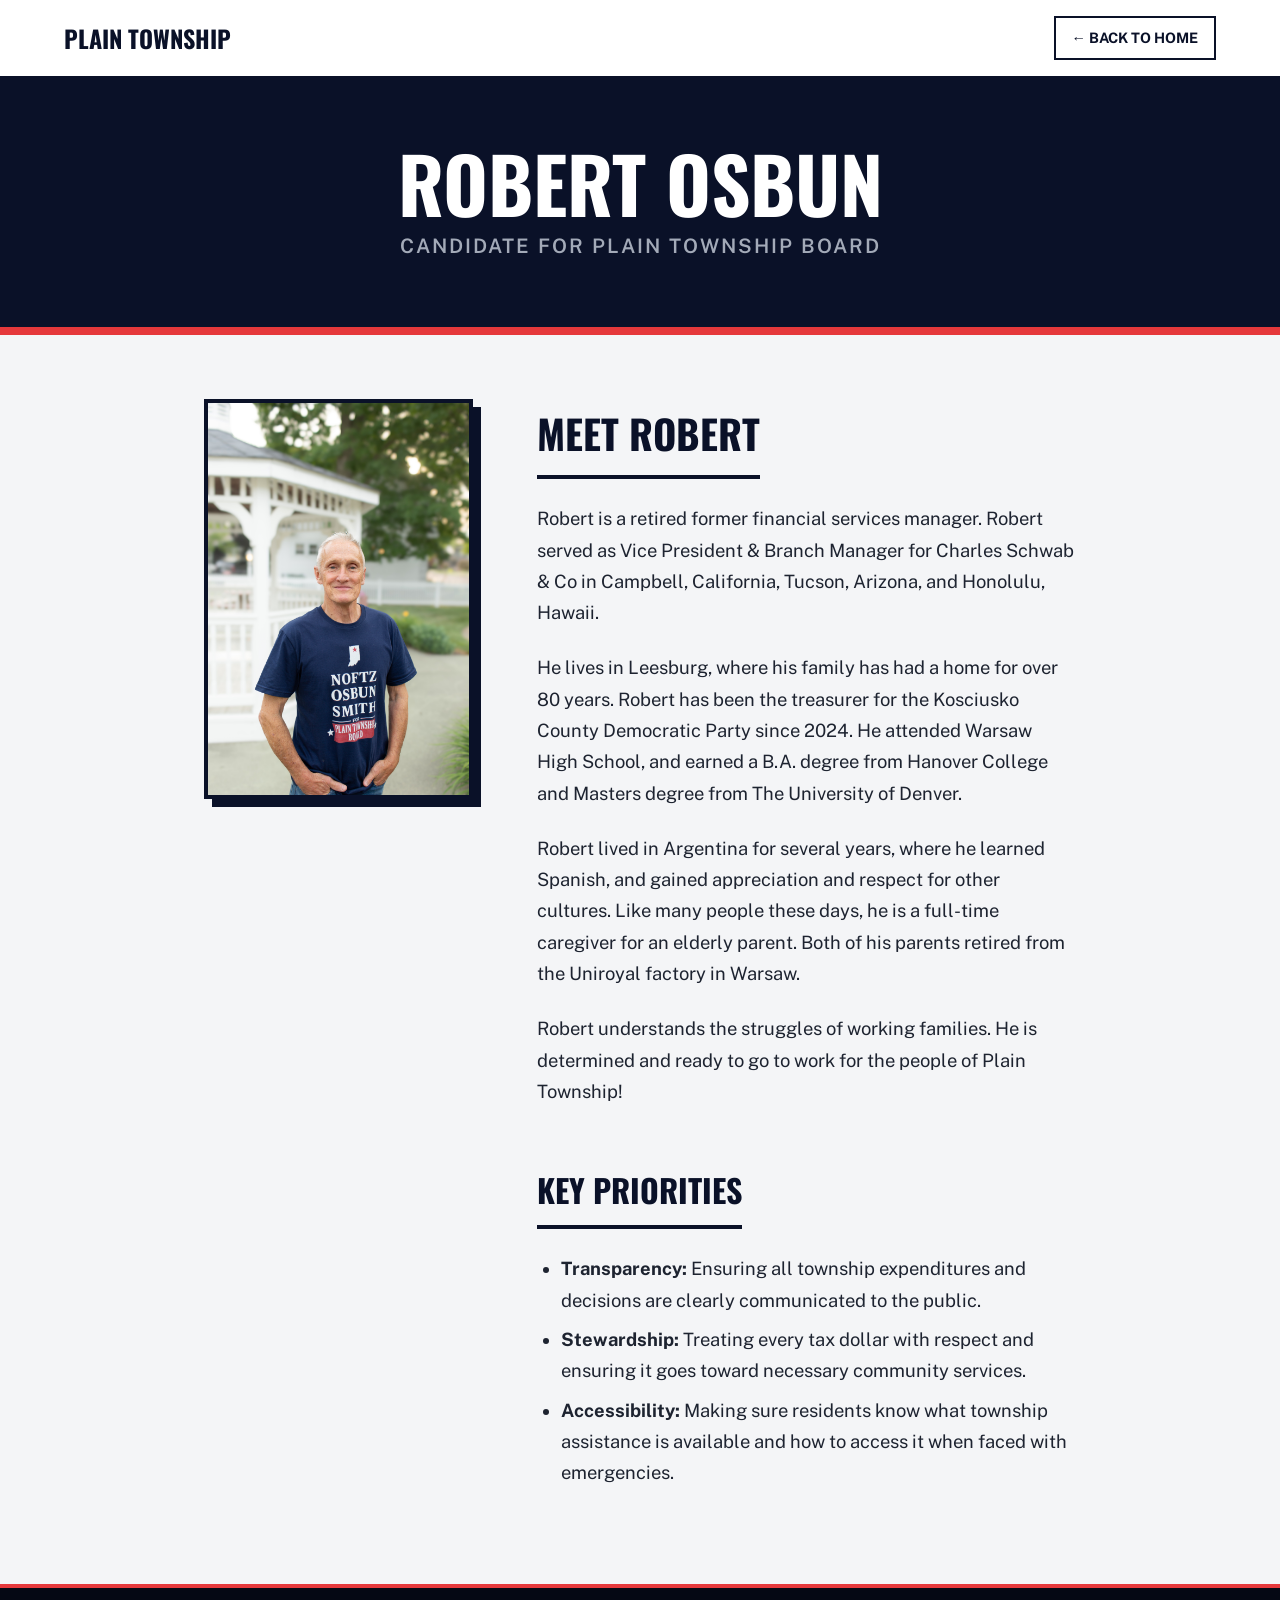
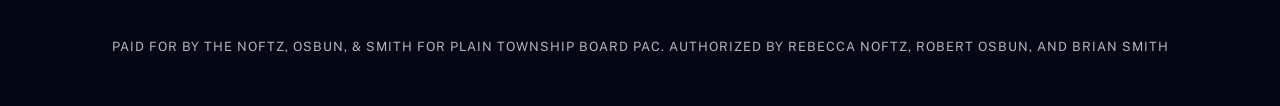
<file: robert.html>
<!DOCTYPE html>
<html lang="en">
<head>
    <meta charset="UTF-8">
    <meta name="viewport" content="width=device-width, initial-scale=1.0">
    <title>Candidate Bio | Plain Township</title>

    <!-- Google tag (gtag.js) -->
<script async src="https://www.googletagmanager.com/gtag/js?id=G-RDZLJNWHF0"></script>
<script>
  window.dataLayer = window.dataLayer || [];
  function gtag(){dataLayer.push(arguments);}
  gtag('js', new Date());

  gtag('config', 'G-RDZLJNWHF0');
</script>
    
    <link rel="preconnect" href="https://fonts.googleapis.com">
    <link rel="preconnect" href="https://fonts.gstatic.com" crossorigin>
    <link href="https://fonts.googleapis.com/css2?family=Oswald:wght@500;700&family=Public+Sans:wght@400;600;700&display=swap" rel="stylesheet">
    
    <style>
        /* Core Variables matching the Homepage */
        :root {
            --dark-slate: #0A1128;
            --action-red: #E5383B;
            --off-white: #F4F5F7;
            --pure-white: #FFFFFF;
            --text-main: #1D2330;
        }

        * { box-sizing: border-box; margin: 0; padding: 0; }
        body {
            font-family: 'Public Sans', sans-serif;
            color: var(--text-main);
            background-color: var(--off-white);
            line-height: 1.7;
            -webkit-font-smoothing: antialiased;
        }
        h1, h2, h3, h4 {
            font-family: 'Oswald', sans-serif;
            text-transform: uppercase;
            color: var(--dark-slate);
        }

        /* Compact Navigation */
        nav {
            background-color: var(--pure-white);
            border-bottom: 4px solid var(--dark-slate);
            padding: 1rem 5%;
            display: flex;
            justify-content: space-between;
            align-items: center;
        }
        .nav-logo {
            font-family: 'Oswald', sans-serif;
            font-size: 1.5rem;
            font-weight: 700;
            color: var(--dark-slate);
            text-decoration: none;
        }
        .back-btn {
            color: var(--dark-slate);
            text-decoration: none;
            font-weight: 700;
            font-size: 0.9rem;
            text-transform: uppercase;
            border: 2px solid var(--dark-slate);
            padding: 0.5rem 1rem;
            transition: all 0.2s;
        }
        .back-btn:hover {
            background-color: var(--dark-slate);
            color: var(--pure-white);
        }

        /* Bio Header */
        .bio-header {
            background-color: var(--dark-slate);
            color: var(--pure-white);
            padding: 4rem 5%;
            text-align: center;
            border-bottom: 8px solid var(--action-red);
        }
        .bio-header h1 {
            color: var(--pure-white);
            font-size: clamp(3rem, 6vw, 5rem);
            margin-bottom: 0.5rem;
            line-height: 1;
        }
        .bio-header p {
            color: #A3AAB8;
            font-size: 1.25rem;
            font-weight: 600;
            text-transform: uppercase;
            letter-spacing: 2px;
        }

        /* Main Bio Content */
        .bio-container {
            max-width: 1000px;
            margin: 4rem auto;
            padding: 0 5%;
            display: grid;
            grid-template-columns: 1fr 2fr;
            gap: 4rem;
        }
        
        /* Profile Image */
        .bio-img-wrapper {
            background-color: var(--pure-white);
            border: 4px solid var(--dark-slate);
            box-shadow: 8px 8px 0px var(--dark-slate);
            height: fit-content;
        }
        .bio-img-wrapper img {
            width: 100%;
            height: auto;
            display: block;
        }

        /* Bio Text Formatting */
        .bio-text h2 {
            font-size: 2.5rem;
            margin-bottom: 1.5rem;
            border-bottom: 4px solid var(--dark-slate);
            display: inline-block;
            padding-bottom: 0.5rem;
        }
        .bio-text p {
            font-size: 1.15rem;
            margin-bottom: 1.5rem;
        }
        .bio-text ul {
            margin-left: 1.5rem;
            margin-bottom: 2rem;
            font-size: 1.15rem;
        }
        .bio-text li {
            margin-bottom: 0.5rem;
        }

        /* Footer */
        footer {
            background-color: #050814;
            color: #fff;
            text-align: center;
            padding: 3rem 2rem;
            border-top: 4px solid var(--action-red);
            margin-top: 4rem;
        }
        footer p {
            font-size: 0.8rem;
            opacity: 0.7;
            text-transform: uppercase;
            letter-spacing: 1px;
        }

        /* Mobile View */
        @media (max-width: 768px) {
            .bio-container {
                grid-template-columns: 1fr;
                gap: 2rem;
            }
        }
    </style>
</head>
<body>

    <nav>
        <a href="index.html" class="nav-logo">PLAIN TOWNSHIP</a>
        <a href="index.html" class="back-btn">&larr; Back to Home</a>
    </nav>

    <header class="bio-header">
        <h1>ROBERT OSBUN</h1>
        <p>Candidate for Plain Township Board</p>
    </header>

    <div class="bio-container">
        
        <div class="bio-img-wrapper">
            <img src="robert.jpg" alt="Candidate Photo">
        </div>

        <div class="bio-text">
            <h2>Meet Robert</h2>
            
            <p>Robert is a retired former financial services manager. Robert served as Vice President & Branch Manager for Charles Schwab & Co in Campbell, California, Tucson, Arizona, and Honolulu, Hawaii. </p>
            
            <p>He lives in Leesburg, where his family has had a home for over 80 years. Robert has been the treasurer for the Kosciusko County Democratic Party since 2024. He attended Warsaw High School, and earned a B.A. degree from Hanover College and Masters degree from The University of Denver. </p>

            <p>Robert lived in Argentina for several years, where he learned Spanish, and gained appreciation and respect for other cultures. Like many people these days, he is a full-time caregiver for an elderly parent. Both of his parents retired from the Uniroyal factory in Warsaw. </p>

            <p>Robert understands the struggles of working families. He is determined and ready to go to work for the people of Plain Township!</p>

            <h2 style="margin-top: 2rem; font-size: 2rem;">Key Priorities</h2>
            <ul>
                <li><strong>Transparency:</strong> Ensuring all township expenditures and decisions are clearly communicated to the public.</li>
                <li><strong>Stewardship:</strong> Treating every tax dollar with respect and ensuring it goes toward necessary community services.</li>
                <li><strong>Accessibility:</strong> Making sure residents know what township assistance is available and how to access it when faced with emergencies.</li>
            </ul>
        </div>
    </div>

    <footer class="site-footer">
        <p>PAID FOR BY THE NOFTZ, OSBUN, & SMITH FOR PLAIN TOWNSHIP BOARD PAC. AUTHORIZED BY REBECCA NOFTZ, ROBERT OSBUN, AND BRIAN SMITH</p>
    </footer>

</body>
</html>
</file>
<file: style.css>
/* ============================================================
   1. GLOBAL RESET AND TYPOGRAPHY
   ============================================================ */
* {
    margin: 0;
    padding: 0;
    box-sizing: border-box; 
    text-decoration: none;
    list-style: none;
}

body {
    font-family: 'Public Sans', -apple-system, sans-serif;
    color: #1D2330;
    background-color: #F4F5F7; 
}

h1, h2, h3, h4 {
    font-family: 'Oswald', Impact, sans-serif;
    text-transform: uppercase;
    font-weight: 700;
}

/* ============================================================
   2. MAIN NAVIGATION HEADER
   ============================================================ */
.main-header {
    background-color: #FFFFFF;
    padding: 1rem 5%; 
    display: flex;
    justify-content: space-between;
    align-items: center;
    border-bottom: 2px solid #EEEEEE; 
    position: relative;
    z-index: 100;
}

.header-logo h1 {
    font-size: 1.5rem;
    letter-spacing: -0.5px;
    color: #0A1128; 
}

.header-nav ul {
    display: flex;
    align-items: center;
    gap: 2.5rem;
}

.header-nav ul li a {
    font-size: 0.95rem;
    color: #1D2330;
    font-weight: 600;
    transition: color 0.2s ease;
}

.header-nav ul li a:hover {
    color: #0A1128;
}

/* Red Donate Button in Header */
.donate-btn-item {
    margin-left: 1rem;
}

.donate-btn-link {
    background-color: #E5383B; 
    color: #FFFFFF !important;
    padding: 0.8rem 2.2rem;
    font-family: 'Oswald', sans-serif;
    font-weight: 700;
    text-transform: uppercase;
    border: 2px solid #0A1128; 
    box-shadow: 4px 4px 0px #0A1128; 
    transition: all 0.2s ease;
}

.donate-btn-link:hover {
    transform: translate(2px, 2px);
    box-shadow: 2px 2px 0px #0A1128;
}

/* ============================================================
   3. CAMPAIGN HERO SECTION (The Brick Streets Background)
   ============================================================ */
.campaign-hero {
    position: relative;
    width: 100%;
    min-height: 80vh; 
    display: flex;
    align-items: center; 
    padding: 4rem 5%;
    
    /* 1. Ensure this background-color exists */
    background-color: #0A1128; 
    
    /* 2. ADD THIS BACK: The gradient blend + your photo */
    background-image: 
        linear-gradient(to right, rgba(10, 17, 40, 0.95) 0%, rgba(10, 17, 40, 0.6) 50%, rgba(10, 17, 40, 0.2) 100%),
        url('brick_streets.jpg'); 
        
    /* 3. ADD THIS BACK: Ensures the photo is visible and focused correctly */
    background-position: center 30%; 
    background-size: cover;
    background-repeat: no-repeat;
}

/* Ensure your left-aligned text block is limited in width so it doesn't cross over the figures */
.text-block-container {
  max-width: 600px;
  /* (Keep other text styling: font-sizes, margins, etc.) */
}

.hero-content-wrapper {
    max-width: 800px; 
    position: relative;
    z-index: 10; 
}

.hero-headline {
    color: #FFFFFF;
    font-size: 4rem;
    line-height: 1.05;
    margin-bottom: 1.5rem;
    letter-spacing: -1px;
}

.hero-paragraph {
    color: #FFFFFF;
    font-size: 1.25rem;
    line-height: 1.6;
    margin-bottom: 2.5rem;
}

.hero-btn {
    background-color: #E5383B;
    color: #FFFFFF; 
    padding: 1rem 2rem; 
    border: 3px solid #0A1128;
    box-shadow: 4px 4px 0px #0A1128; 
    display: inline-block;
    transition: all 0.2s ease;
    font-family: 'Oswald', sans-serif;
    font-weight: 700;
    font-size: 1.2rem;
    text-transform: uppercase;
    cursor: pointer;
    text-decoration: none;
}

/* Hover effect to match the Donate button */
.hero-btn:hover,
.hero-btn:focus {
    background-color: #0A1128;
    color: #FFFFFF;
    box-shadow: 4px 4px 0px #E5383B; 
}

/* ============================================================
   4. CANDIDATE BIO BOXES (REVISED)
   ============================================================ */
.candidates-section {
    background-color: #F4F5F7;
    padding: 5rem 5%;
}

.candidates-header h2 {
    font-size: 3rem;
    color: #0A1128;
    margin-bottom: 0.5rem;
}

.candidates-main-line {
    width: 300px;
    height: 4px;
    background-color: #0A1128;
    border: none;
    margin-bottom: 3rem;
}

.candidates-grid {
    display: grid;
    grid-template-columns: repeat(3, 1fr);
    gap: 2.5rem;
    max-width: 1200px;
    margin: 0 auto;
}

.candidate-card {
    background-color: #FFFFFF;
    border: 3px solid #0A1128;
    display: flex;
    flex-direction: column; /* Ensures content stacks top-to-bottom */
}

.candidate-card img {
    width: 100%;
    display: block;
    border-bottom: 3px solid #0A1128;
}

.candidate-info {
    padding: 1.5rem;
    /* 1. Add flexbox to this container */
    display: flex;
    flex-direction: column;
    flex-grow: 1; /* Ensures the whole card stretches evenly */
    text-align: center;
}

.candidate-info h3 {
    font-size: 2rem;
    color: #0A1128;
    margin-bottom: 0.5rem;
}

/* NEW: Bio Text Styling */
/* Styling for the biography paragraph inside the card */
.bio-text {
    font-family: 'Public Sans', sans-serif; /* Applies the new font */
    font-size: 1rem;
    line-height: 1.6; /* Slightly increased for better readability with Public Sans */
    color: #4B5563; 
    margin: 1rem 0;
    padding: 0 1rem;
    text-align: left; /* Forces the text to align left */
}

/* NEW: Read More Link Styling */
.read-more {
    font-family: 'Oswald', sans-serif; 
    font-weight: 700;
    font-size: 1rem;
    text-transform: uppercase;
    color: #E5383B;
    border-bottom: 2px solid #E5383B;
    transition: all 0.2s ease;
    text-decoration: none;
    
    /* 1. Stops the button from stretching full-width */
    display: inline-block; 
    
    /* 2. Keeps it perfectly centered */
    align-self: center; 
    
    /* 3. Pushes it to the bottom */
    margin-top: auto; 
}
   
.read-more:hover {
    color: #0A1128;
    border-bottom-color: #0A1128;
}

/* ============================================================
   5. DUTIES OF THE BOARD SECTION
   ============================================================ */
.board-duties-section {
    background-color: #0A1128; /* The dark slate background */
    padding: 5rem 5%;
}

.board-duties-container {
    max-width: 1200px;
    margin: 0 auto;
}

.duties-header h2 {
    font-size: 3.5rem;
    color: #FFFFFF;
    margin-bottom: 1rem;
    letter-spacing: -0.5px;
}

/* The primary red line beneath the main title */
.duties-main-line {
    width: 45%;
    max-width: 450px;
    height: 4px;
    background-color: #E5383B;
    border: none;
    margin-bottom: 2.5rem;
}

.duties-intro {
    font-size: 1.15rem;
    line-height: 1.7;
    color: #D1D5DB; /* Slightly muted white/gray for readability */
    max-width: 800px;
    margin-bottom: 4rem;
}

/* The 3-column grid for the individual duties */
.duties-grid {
    display: grid;
    grid-template-columns: repeat(3, 1fr);
    gap: 3rem 2rem; /* 3rem vertical gap, 2rem horizontal gap */
}

/* The red lines above each specific duty */
.duty-item-line {
    width: 100%;
    height: 3px;
    background-color: #E5383B;
    border: none;
    margin-bottom: 1.5rem;
}

.duty-item h3 {
    font-size: 1.5rem;
    color: #FFFFFF;
    margin-bottom: 1rem;
    letter-spacing: 0.5px;
}

.duty-item p {
    font-size: 1.05rem;
    line-height: 1.6;
    color: #D1D5DB;
}

/* ============================================================
   6. FOOTER SECTION
   ============================================================ */
.site-footer {
    background-color: #0A1128; 
    border-top: 4px solid #E5383B; /* The red line across the top */
    text-align: center;
    padding: 3rem 1rem; /* Gives it plenty of vertical breathing room */
}

.site-footer p {
    font-family: 'Public Sans', sans-serif;
    font-size: 0.9rem;
    color: #9CA3AF; /* A muted gray so it doesn't distract from main content */
    letter-spacing: 1px;
    text-transform: uppercase;
    margin: 0;
}


/* ============================================================
   7. RESPONSIVE DESIGN (Mobile Adjustments)
   ============================================================ */
@media screen and (max-width: 900px) {
    .hero-headline { font-size: 3rem; }
    .hero-paragraph { font-size: 1.15rem; }
    
    /* Drops the candidate and duties grids from 3 columns down to 2 */
    .candidates-grid, .duties-grid {
        grid-template-columns: repeat(2, 1fr);
    }
}

@media screen and (max-width: 700px) {
    .main-header {
        flex-direction: column;
        gap: 1rem;
        padding: 1.5rem;
    }
    .header-nav ul {
        flex-wrap: wrap;
        justify-content: center;
        gap: 1.5rem;
    }
    .donate-btn-item { margin-left: 0; margin-top: 1rem; }
    .hero-headline { font-size: 2.2rem; }
    
    /* Drops grids down to 1 single column for phones */
    .candidates-grid, .duties-grid {
        grid-template-columns: 1fr;
    }
    .duties-main-line { width: 80%; }
}

/* ============================================================
   GOOGLE FORM MODAL (POP-UP)
   ============================================================ */
/* The dark background overlay */
.modal {
    display: none; /* Hidden by default */
    position: fixed; 
    z-index: 2000; /* Sits on top of everything, including your header */
    left: 0;
    top: 0;
    width: 100%; 
    height: 100%; 
    overflow: auto; 
    background-color: rgba(10, 17, 40, 0.85); /* Your dark blue, slightly transparent */
}

/* The white box containing the form */
.modal-content {
    background-color: #F4F5F7;
    margin: 5% auto; /* Centered with a small margin at the top */
    padding: 1rem;
    border: 3px solid #0A1128;
    width: 90%;
    max-width: 800px;
    position: relative;
    box-shadow: 8px 8px 0px #E5383B; /* Red shadow for extra branding */
}

/* The 'X' Close Button */
.close-btn {
    color: #0A1128;
    float: right;
    font-size: 2rem;
    font-weight: bold;
    cursor: pointer;
    line-height: 1;
    margin-bottom: 10px;
    transition: color 0.2s ease;
}

.close-btn:hover,
.close-btn:focus {
    color: #E5383B; /* Turns red on hover */
    text-decoration: none;
}

/* ============================================================
   NAVIGATION & HEADER
   ============================================================ */
.site-header {
    display: flex;
    justify-content: space-between;
    align-items: center;
    padding: 1rem 2rem;
    position: relative; /* Crucial for positioning the dropdown */
    background-color: #FFFFFF; /* Ensure it has a solid background */
}

/* Default Desktop Menu Layout */
.nav-links {
    display: flex;
    align-items: center;
    gap: 2rem;
    list-style: none;
    margin: 0;
    padding: 0;
}

.nav-links a {
    font-family: 'Oswald', sans-serif;
    font-weight: 600;
    color: #0A1128;
    text-decoration: none;
    font-size: 1.1rem;
}

/* ============================================================
   DONATE BUTTON (Overrides default nav link styles)
   ============================================================ */
.nav-links a.donate-btn {
    background-color: #E5383B;
    color: #FFFFFF; /* White text so it pops against the red */
    padding: 0.5rem 1.5rem;
    border: 3px solid #0A1128;
    box-shadow: 4px 4px 0px #0A1128; /* Re-adds the dark shadow from your original design */
    display: inline-block;
    transition: all 0.2s ease;
}

/* Optional hover effect */
.nav-links a.donate-btn:hover,
.nav-links a.donate-btn:focus {
    background-color: #0A1128;
    color: #FFFFFF;
    box-shadow: 4px 4px 0px #E5383B; /* Swaps the shadow color when hovered */
}

/* Hide Hamburger Button on Desktop */
.hamburger {
    display: none;
    font-size: 2rem;
    background: none;
    border: none;
    cursor: pointer;
    color: #0A1128;
}

/* ============================================================
   MOBILE RESPONSIVENESS (Screens smaller than 768px)
   ============================================================ */
@media (max-width: 768px) {
    /* Show the hamburger icon */
    .hamburger {
        display: block;
    }

    /* Hide the normal menu and prepare the dropdown layout */
    .nav-links {
        display: none; /* Hidden by default */
        flex-direction: column;
        position: absolute;
        top: 100%; /* Pushes it right below the header */
        left: 0;
        width: 100%;
        background-color: #FFFFFF;
        box-shadow: 0px 8px 16px rgba(0,0,0,0.1); /* Adds a slight shadow so it pops over the hero image */
        padding: 1rem 0;
        text-align: center;
        z-index: 1000;
        border-top: 2px solid #E5383B; /* Adds a nice campaign red line to separate it */
    }

    /* Space out the links in the dropdown */
    .nav-links li {
        margin: 1rem 0;
    }

    /* This class is added via JavaScript when the button is clicked */
    .nav-links.active {
        display: flex;
    }
}

/* ============================================================
   PRESET DONATION SECTION
   ============================================================ */
.donate-preset-section {
    background-color: #FFFFFF; 
    text-align: center; /* Centers the H2 title */
    padding: 4rem 2rem; /* Adds generous padding to the top and bottom of the white section */
    border-top: 2px solid #E5383B; 
    display: block; 
}

.donate-preset-section h2 {
    font-family: 'Oswald', sans-serif;
    color: #0A1128; 
    font-size: 2.5rem;
    margin-top: 0;
    margin-bottom: 3rem; /* Adds a nice gap between the title and the row of buttons */
    text-transform: uppercase;
}

.preset-buttons {
    display: flex;
    justify-content: center; /* Forces the buttons to the middle of the page */
    align-items: center;
    flex-wrap: wrap; 
    gap: 2rem; /* Adds 2rem of empty space between every single button so the shadows don't overlap */
    margin: 0 auto;
    max-width: 1200px; /* Keeps them from stretching too far apart on giant monitors */
}

/* ============================================================
   IN THE NEWS PAGE
   ============================================================ */
/* Header Banner */
.news-hero {
    background-color: #0A1128 !important;
    color: #FFFFFF !important;
    text-align: center;
    padding: 4rem 2rem;
    border-bottom: 3px solid #E5383B;
    margin-bottom: 3rem;
}

.news-hero h2 {
    font-family: 'Oswald', sans-serif;
    font-size: 3rem;
    color: #FFFFFF !important;
    margin: 0 0 0.5rem 0;
    text-transform: uppercase;
}

.news-hero p {
    font-size: 1.2rem;
    color: #E0E0E0;
    margin: 0;
}

/* Page Container (Centers the cards on the screen) */
.news-container {
    max-width: 850px;
    margin: 0 auto 5rem auto;
    padding: 0 1.5rem;
    display: flex;
    flex-direction: column;
    gap: 2.5rem;
}

/* Individual Article Cards */
.news-card {
    background-color: #FFFFFF;
    border: 3px solid #0A1128;
    box-shadow: 6px 6px 0px #0A1128;
    padding: 2rem;
    text-align: left;
    transition: box-shadow 0.2s ease;
}

.news-card:hover {
    box-shadow: 6px 6px 0px #E5383B;
}

.news-source {
    font-family: 'Oswald', sans-serif;
    color: #E5383B;
    font-weight: 700;
    font-size: 1.1rem;
    text-transform: uppercase;
    margin-bottom: 0.25rem;
}

.news-card h3 {
    font-family: 'Oswald', sans-serif;
    color: #0A1128;
    font-size: 1.75rem;
    line-height: 1.2;
    margin: 0 0 0.25rem 0;
}

.news-date {
    font-size: 0.9rem;
    color: #555555;
    margin: 0 0 1.25rem 0;
    font-style: italic;
}

.news-excerpt {
    font-family: 'Public Sans', sans-serif;
    font-size: 1.05rem;
    color: #111111;
    line-height: 1.6;
    margin: 0 0 1.75rem 0;
}
    font-size: 1.1rem;
    line-height: 1.6;
    margin-bottom: 2.5rem;
}
</file>
